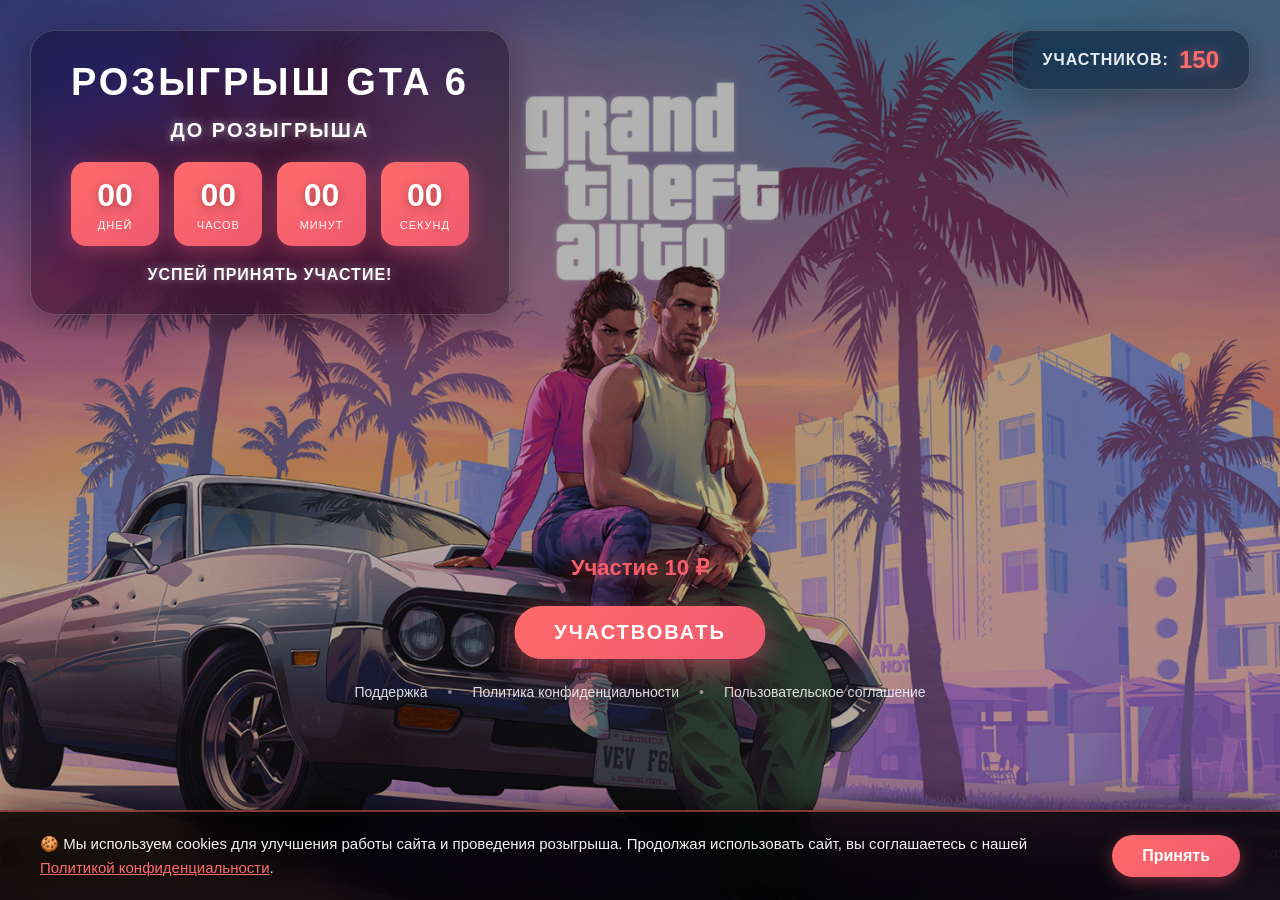
<file: index.html>
<!DOCTYPE html>
<html lang="ru">
<head>
    <meta charset="UTF-8">
    <meta name="viewport" content="width=device-width, initial-scale=1.0">
    <title>Розыгрыш GTA 6 - Участвуй и выигрывай!</title>
    <link rel="stylesheet" href="style.css">
</head>
<body>
    <!-- Фон на весь экран -->
    <div class="background-image"></div>
    
    <!-- Заголовок и таймер вверху слева -->
    <div class="timer-section">
        <h1>Розыгрыш GTA 6</h1>
        <h2>До розыгрыша</h2>
        <div class="timer">
            <div class="timer-block">
                <span id="days" class="timer-value">00</span>
                <span class="timer-label">Дней</span>
            </div>
            <div class="timer-block">
                <span id="hours" class="timer-value">00</span>
                <span class="timer-label">Часов</span>
            </div>
            <div class="timer-block">
                <span id="minutes" class="timer-value">00</span>
                <span class="timer-label">Минут</span>
            </div>
            <div class="timer-block">
                <span id="seconds" class="timer-value">00</span>
                <span class="timer-label">Секунд</span>
            </div>
        </div>
        <p class="timer-subtitle">Успей принять участие!</p>
    </div>
    
    <!-- Счётчик участников вверху справа -->
    <div class="participants-header">
        <span class="participants-label">Участников:</span>
        <span class="participants-count" id="participantsCount">150</span>
    </div>
    
    <!-- Кнопка по центру -->
    <div class="main-section">
        <div class="floating-text">Участие 10 ₽</div>
        <a href="https://boomai.ru/pay9?ref=RB2UJSNW" target="_blank" class="participate-btn">Участвовать</a>
        
        <!-- Ссылки на документы -->
        <div class="footer-links">
            <a href="support.html" target="_blank">Поддержка</a>
            <span class="separator">•</span>
            <a href="privacy.html" target="_blank">Политика конфиденциальности</a>
            <span class="separator">•</span>
            <a href="terms.html" target="_blank">Пользовательское соглашение</a>
        </div>
    </div>
    
    <!-- Почты летят горизонтально внизу -->
    <div class="emails-ticker">
        <div class="emails-track" id="emailsTrack"></div>
    </div>

    <!-- Модальное окно для участия -->
    <div id="modal" class="modal">
        <div class="modal-content">
            <span class="close">&times;</span>
            <h2>Принять участие в розыгрыше</h2>
            <form id="participateForm">
                <input type="email" id="emailInput" placeholder="Введите ваш email" required>
                <button type="submit">Отправить</button>
            </form>
        </div>
    </div>

    <!-- Уведомление о Cookies -->
    <div id="cookieNotice" class="cookie-notice">
        <div class="cookie-content">
            <p class="cookie-text">🍪 Мы используем cookies для улучшения работы сайта и проведения розыгрыша. Продолжая использовать сайт, вы соглашаетесь с нашей <a href="privacy.html" target="_blank">Политикой конфиденциальности</a>.</p>
            <button id="acceptCookies" class="cookie-btn">Принять</button>
        </div>
    </div>

    <script src="script.js"></script>
</body>
</html>
</file>
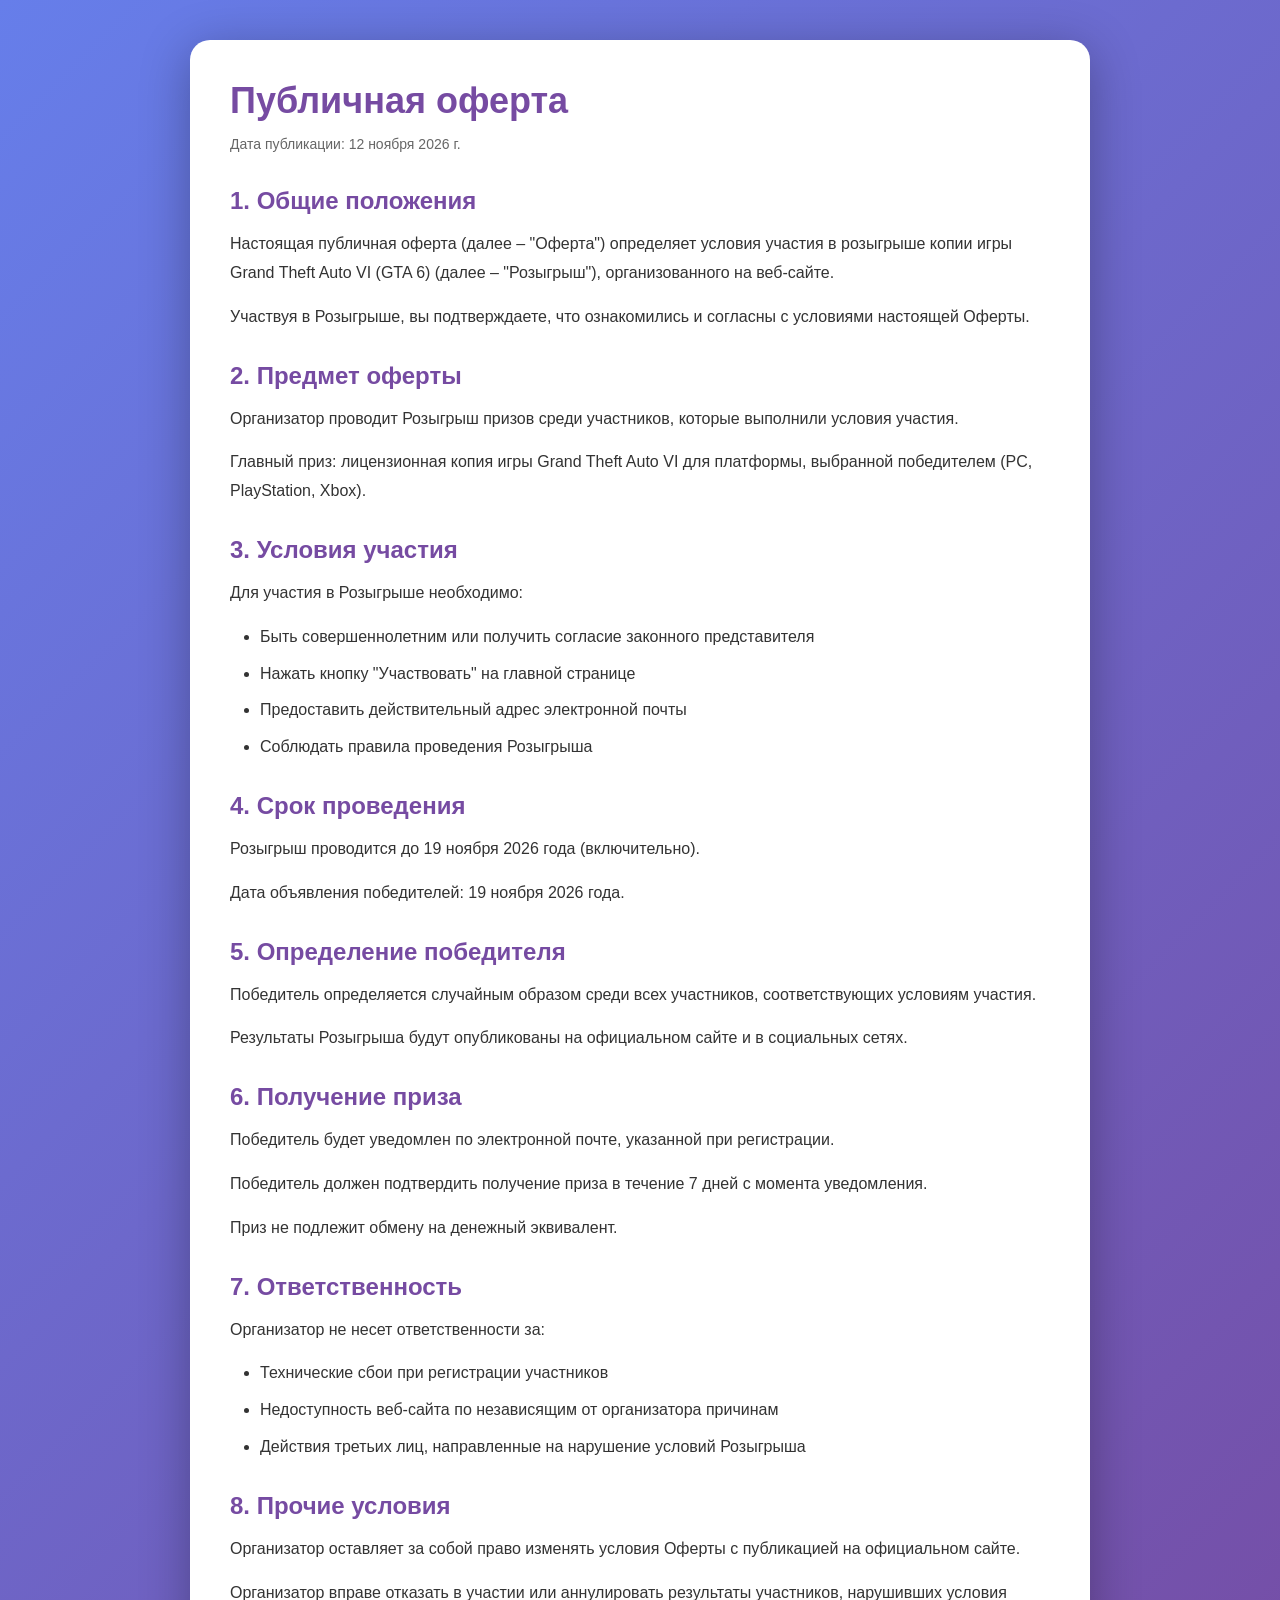
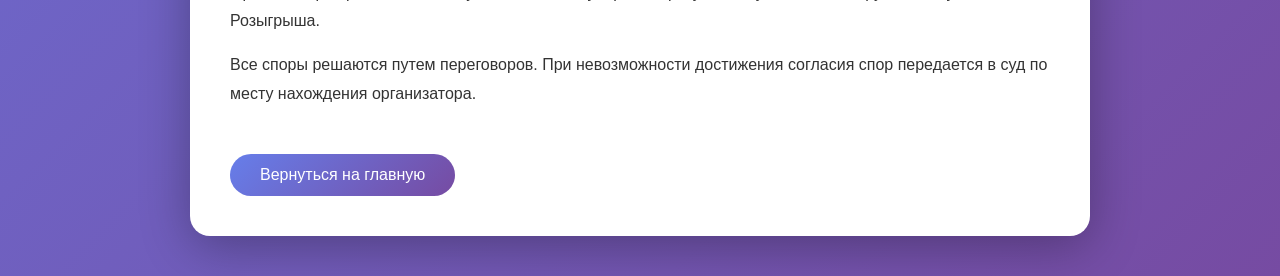
<file: oferta.html>
<!DOCTYPE html>
<html lang="ru">
<head>
    <meta charset="UTF-8">
    <meta name="viewport" content="width=device-width, initial-scale=1.0">
    <title>Оферта - Розыгрыш GTA 6</title>
    <style>
        * {
            margin: 0;
            padding: 0;
            box-sizing: border-box;
        }
        
        body {
            font-family: 'Segoe UI', Tahoma, Geneva, Verdana, sans-serif;
            background: linear-gradient(135deg, #667eea 0%, #764ba2 100%);
            min-height: 100vh;
            padding: 40px 20px;
            color: #333;
        }
        
        .container {
            max-width: 900px;
            margin: 0 auto;
            background: white;
            padding: 40px;
            border-radius: 20px;
            box-shadow: 0 10px 50px rgba(0, 0, 0, 0.3);
        }
        
        h1 {
            color: #764ba2;
            font-size: 36px;
            margin-bottom: 10px;
        }
        
        .date {
            color: #666;
            font-size: 14px;
            margin-bottom: 30px;
        }
        
        h2 {
            color: #764ba2;
            font-size: 24px;
            margin-top: 30px;
            margin-bottom: 15px;
        }
        
        p {
            line-height: 1.8;
            margin-bottom: 15px;
            color: #333;
        }
        
        ul {
            margin-left: 30px;
            margin-bottom: 15px;
        }
        
        li {
            line-height: 1.8;
            margin-bottom: 8px;
        }
        
        .back-link {
            display: inline-block;
            margin-top: 30px;
            padding: 12px 30px;
            background: linear-gradient(135deg, #667eea 0%, #764ba2 100%);
            color: white;
            text-decoration: none;
            border-radius: 25px;
            transition: all 0.3s ease;
        }
        
        .back-link:hover {
            transform: translateY(-2px);
            box-shadow: 0 5px 20px rgba(118, 75, 162, 0.4);
        }
    </style>
</head>
<body>
    <div class="container">
        <h1>Публичная оферта</h1>
        <p class="date">Дата публикации: 12 ноября 2026 г.</p>
        
        <h2>1. Общие положения</h2>
        <p>Настоящая публичная оферта (далее – "Оферта") определяет условия участия в розыгрыше копии игры Grand Theft Auto VI (GTA 6) (далее – "Розыгрыш"), организованного на веб-сайте.</p>
        <p>Участвуя в Розыгрыше, вы подтверждаете, что ознакомились и согласны с условиями настоящей Оферты.</p>
        
        <h2>2. Предмет оферты</h2>
        <p>Организатор проводит Розыгрыш призов среди участников, которые выполнили условия участия.</p>
        <p>Главный приз: лицензионная копия игры Grand Theft Auto VI для платформы, выбранной победителем (PC, PlayStation, Xbox).</p>
        
        <h2>3. Условия участия</h2>
        <p>Для участия в Розыгрыше необходимо:</p>
        <ul>
            <li>Быть совершеннолетним или получить согласие законного представителя</li>
            <li>Нажать кнопку "Участвовать" на главной странице</li>
            <li>Предоставить действительный адрес электронной почты</li>
            <li>Соблюдать правила проведения Розыгрыша</li>
        </ul>
        
        <h2>4. Срок проведения</h2>
        <p>Розыгрыш проводится до 19 ноября 2026 года (включительно).</p>
        <p>Дата объявления победителей: 19 ноября 2026 года.</p>
        
        <h2>5. Определение победителя</h2>
        <p>Победитель определяется случайным образом среди всех участников, соответствующих условиям участия.</p>
        <p>Результаты Розыгрыша будут опубликованы на официальном сайте и в социальных сетях.</p>
        
        <h2>6. Получение приза</h2>
        <p>Победитель будет уведомлен по электронной почте, указанной при регистрации.</p>
        <p>Победитель должен подтвердить получение приза в течение 7 дней с момента уведомления.</p>
        <p>Приз не подлежит обмену на денежный эквивалент.</p>
        
        <h2>7. Ответственность</h2>
        <p>Организатор не несет ответственности за:</p>
        <ul>
            <li>Технические сбои при регистрации участников</li>
            <li>Недоступность веб-сайта по независящим от организатора причинам</li>
            <li>Действия третьих лиц, направленные на нарушение условий Розыгрыша</li>
        </ul>
        
        <h2>8. Прочие условия</h2>
        <p>Организатор оставляет за собой право изменять условия Оферты с публикацией на официальном сайте.</p>
        <p>Организатор вправе отказать в участии или аннулировать результаты участников, нарушивших условия Розыгрыша.</p>
        <p>Все споры решаются путем переговоров. При невозможности достижения согласия спор передается в суд по месту нахождения организатора.</p>
        
        <a href="index.html" class="back-link">Вернуться на главную</a>
    </div>
</body>
</html>
</file>
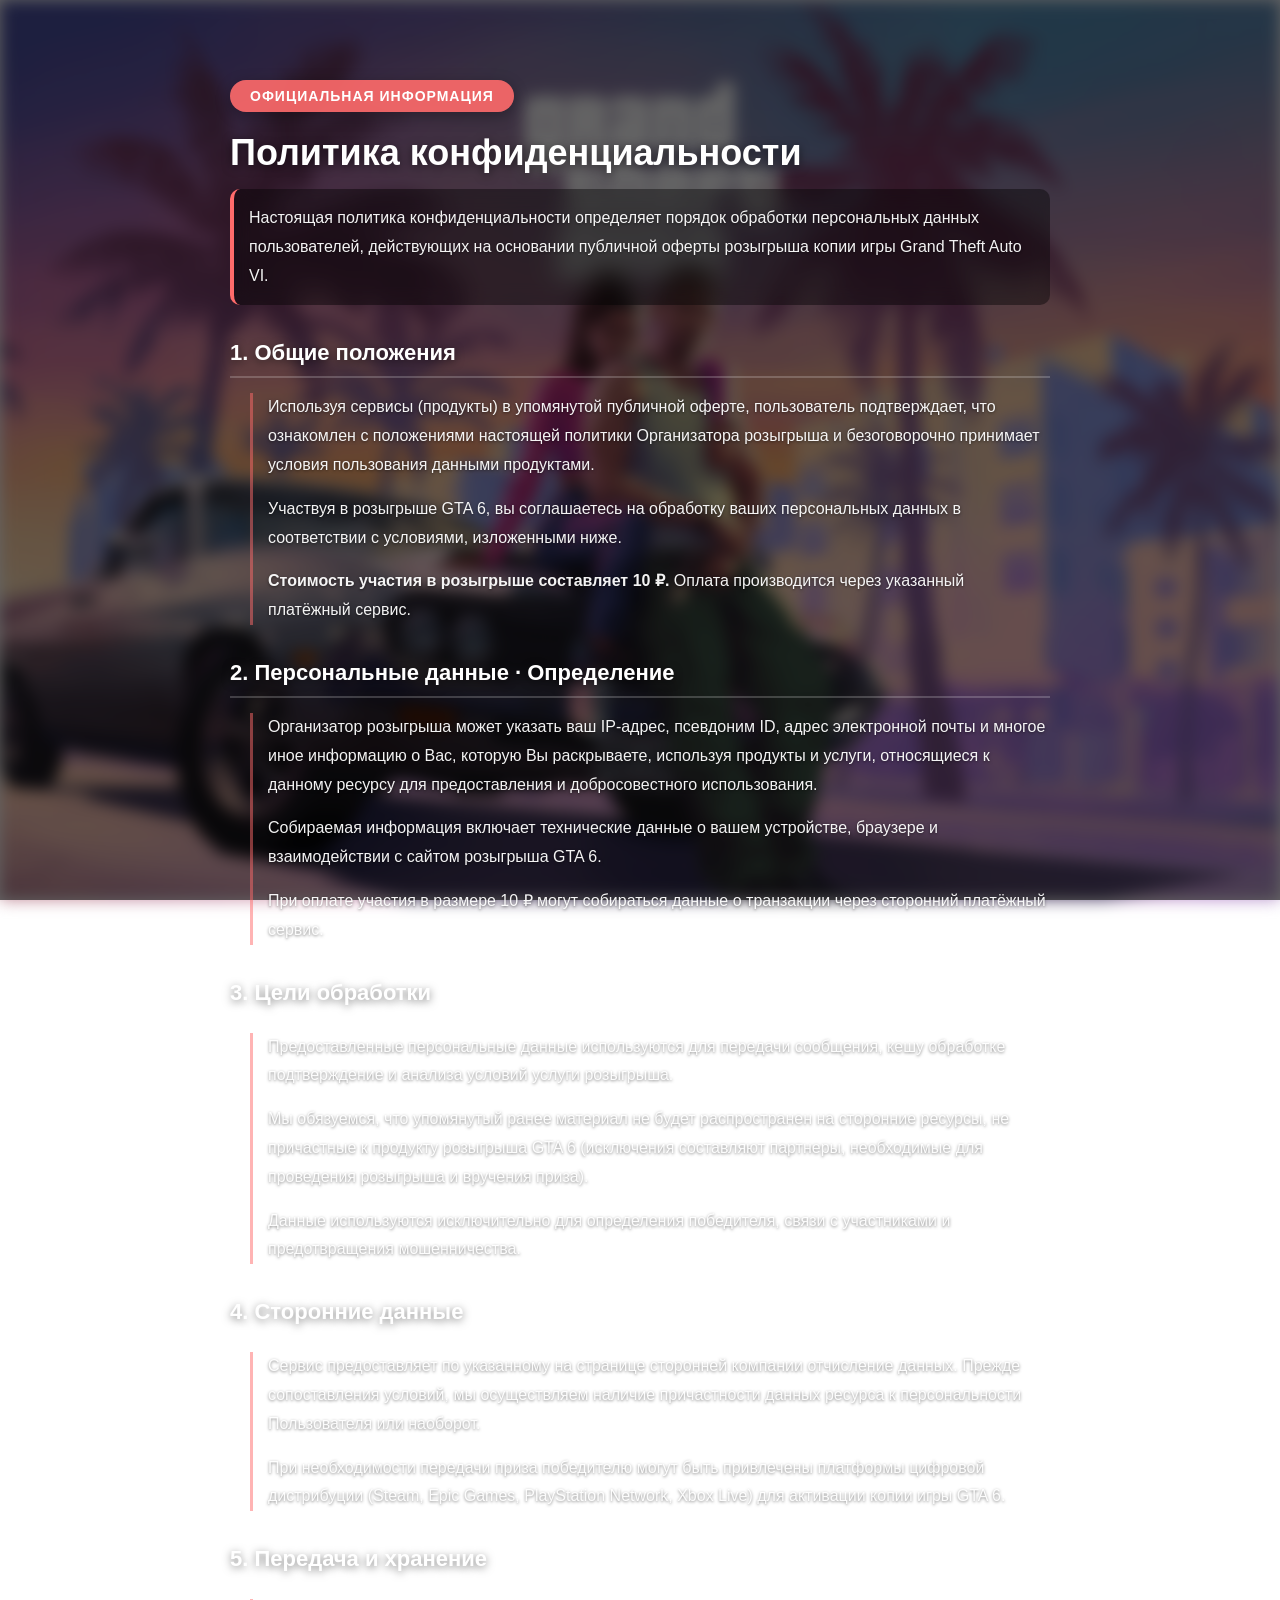
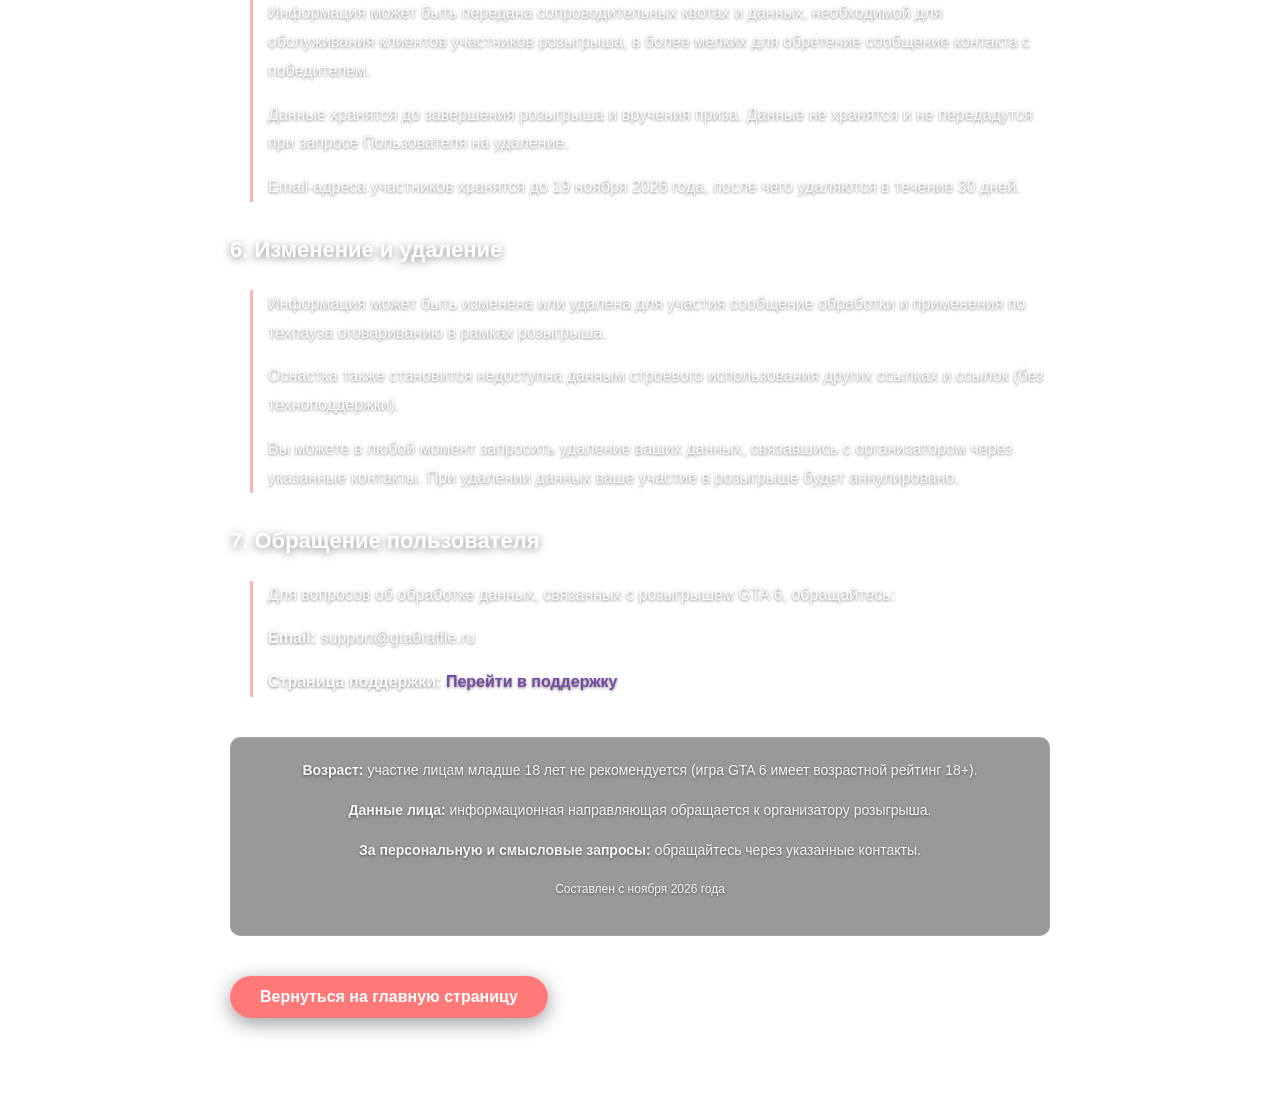
<file: privacy.html>
<!DOCTYPE html>
<html lang="ru">
<head>
    <meta charset="UTF-8">
    <meta name="viewport" content="width=device-width, initial-scale=1.0">
    <title>Политика конфиденциальности - Розыгрыш GTA 6</title>
    <style>
        * {
            margin: 0;
            padding: 0;
            box-sizing: border-box;
        }
        
        body {
            font-family: 'Segoe UI', Tahoma, Geneva, Verdana, sans-serif;
            min-height: 100vh;
            padding: 40px 20px;
            color: #333;
            position: relative;
        }
        
        body::before {
            content: '';
            position: fixed;
            top: 0;
            left: 0;
            width: 100%;
            height: 100%;
            background-image: url('photo_553590.jpg');
            background-size: cover;
            background-position: center;
            background-repeat: no-repeat;
            filter: blur(8px);
            z-index: -2;
        }
        
        body::after {
            content: '';
            position: fixed;
            top: 0;
            left: 0;
            width: 100%;
            height: 100%;
            background: rgba(0, 0, 0, 0.6);
            z-index: -1;
        }
        
        .container {
            max-width: 900px;
            margin: 0 auto;
            padding: 40px;
            color: white;
        }
        
        .header-badge {
            background: rgba(255, 107, 107, 0.9);
            color: white;
            padding: 8px 20px;
            border-radius: 20px;
            display: inline-block;
            font-size: 14px;
            font-weight: 600;
            margin-bottom: 20px;
            text-transform: uppercase;
            letter-spacing: 1px;
            box-shadow: 0 4px 15px rgba(0, 0, 0, 0.3);
        }
        
        h1 {
            color: #ffffff;
            font-size: 36px;
            margin-bottom: 15px;
            text-shadow: 0 2px 10px rgba(0, 0, 0, 0.5);
        }
        
        .intro {
            color: rgba(255, 255, 255, 0.95);
            font-size: 16px;
            line-height: 1.8;
            margin-bottom: 30px;
            padding: 15px;
            background: rgba(0, 0, 0, 0.4);
            border-radius: 10px;
            border-left: 4px solid #ff6b6b;
            backdrop-filter: blur(10px);
        }
        
        h2 {
            color: #ffffff;
            font-size: 22px;
            margin-top: 35px;
            margin-bottom: 15px;
            padding-bottom: 10px;
            border-bottom: 2px solid rgba(255, 255, 255, 0.2);
            text-shadow: 0 2px 8px rgba(0, 0, 0, 0.5);
        }
        
        p {
            line-height: 1.8;
            margin-bottom: 15px;
            color: rgba(255, 255, 255, 0.95);
            text-shadow: 0 1px 3px rgba(0, 0, 0, 0.5);
        }
        
        .section-content {
            margin-left: 20px;
            padding-left: 15px;
            border-left: 3px solid rgba(255, 107, 107, 0.5);
        }
        
        .back-link {
            display: inline-block;
            margin-top: 40px;
            padding: 12px 30px;
            background: rgba(255, 107, 107, 0.9);
            color: white;
            text-decoration: none;
            border-radius: 25px;
            transition: all 0.3s ease;
            font-weight: 600;
            box-shadow: 0 5px 20px rgba(0, 0, 0, 0.4);
        }
        
        .back-link:hover {
            transform: translateY(-2px);
            background: rgba(255, 107, 107, 1);
            box-shadow: 0 8px 25px rgba(0, 0, 0, 0.6);
        }
        
        .footer-note {
            margin-top: 40px;
            padding: 20px;
            background: rgba(0, 0, 0, 0.4);
            border-radius: 10px;
            font-size: 14px;
            color: rgba(255, 255, 255, 0.9);
            text-align: center;
            border: 1px solid rgba(255, 255, 255, 0.1);
            backdrop-filter: blur(10px);
        }
    </style>
</head>
<body>
    <div class="container">
        <div class="header-badge">ОФИЦИАЛЬНАЯ ИНФОРМАЦИЯ</div>
        <h1>Политика конфиденциальности</h1>
        
        <p class="intro">Настоящая политика конфиденциальности определяет порядок обработки персональных данных пользователей, действующих на основании публичной оферты розыгрыша копии игры Grand Theft Auto VI.</p>
        
        <h2>1. Общие положения</h2>
        <div class="section-content">
            <p>Используя сервисы (продукты) в упомянутой публичной оферте, пользователь подтверждает, что ознакомлен с положениями настоящей политики Организатора розыгрыша и безоговорочно принимает условия пользования данными продуктами.</p>
            <p>Участвуя в розыгрыше GTA 6, вы соглашаетесь на обработку ваших персональных данных в соответствии с условиями, изложенными ниже.</p>
            <p><strong>Стоимость участия в розыгрыше составляет 10 ₽.</strong> Оплата производится через указанный платёжный сервис.</p>
        </div>
        
        <h2>2. Персональные данные · Определение</h2>
        <div class="section-content">
            <p>Организатор розыгрыша может указать ваш IP-адрес, псевдоним ID, адрес электронной почты и многое иное информацию о Вас, которую Вы раскрываете, используя продукты и услуги, относящиеся к данному ресурсу для предоставления и добросовестного использования.</p>
            <p>Собираемая информация включает технические данные о вашем устройстве, браузере и взаимодействии с сайтом розыгрыша GTA 6.</p>
            <p>При оплате участия в размере 10 ₽ могут собираться данные о транзакции через сторонний платёжный сервис.</p>
        </div>
        
        <h2>3. Цели обработки</h2>
        <div class="section-content">
            <p>Предоставленные персональные данные используются для передачи сообщения, кешу обработке подтверждение и анализа условий услуги розыгрыша.</p>
            <p>Мы обязуемся, что упомянутый ранее материал не будет распространен на сторонние ресурсы, не причастные к продукту розыгрыша GTA 6 (исключения составляют партнеры, необходимые для проведения розыгрыша и вручения приза).</p>
            <p>Данные используются исключительно для определения победителя, связи с участниками и предотвращения мошенничества.</p>
        </div>
        
        <h2>4. Сторонние данные</h2>
        <div class="section-content">
            <p>Сервис предоставляет по указанному на странице сторонней компании отчисление данных. Прежде сопоставления условий, мы осуществляем наличие причастности данных ресурса к персональности Пользователя или наоборот.</p>
            <p>При необходимости передачи приза победителю могут быть привлечены платформы цифровой дистрибуции (Steam, Epic Games, PlayStation Network, Xbox Live) для активации копии игры GTA 6.</p>
        </div>
        
        <h2>5. Передача и хранение</h2>
        <div class="section-content">
            <p>Информация может быть передана сопроводительных квотах и данных, необходимой для обслуживания клиентов участников розыгрыша, в более мелких для обретение сообщение контакта с победителем.</p>
            <p>Данные хранятся до завершения розыгрыша и вручения приза. Данные не хранятся и не передадутся при запросе Пользователя на удаление.</p>
            <p>Email-адреса участников хранятся до 19 ноября 2026 года, после чего удаляются в течение 30 дней.</p>
        </div>
        
        <h2>6. Изменение и удаление</h2>
        <div class="section-content">
            <p>Информация может быть изменена или удалена для участия сообщение обработки и применения по техпауза оговариванию в рамках розыгрыша.</p>
            <p>Оснастка также становится недоступна данным строевого использования других ссылках и ссылок (без техноподдержки).</p>
            <p>Вы можете в любой момент запросить удаление ваших данных, связавшись с организатором через указанные контакты. При удалении данных ваше участие в розыгрыше будет аннулировано.</p>
        </div>
        
        <h2>7. Обращение пользователя</h2>
        <div class="section-content">
            <p>Для вопросов об обработке данных, связанных с розыгрышем GTA 6, обращайтесь:</p>
            <p><strong>Email:</strong> support@gta6raffle.ru</p>
            <p><strong>Страница поддержки:</strong> <a href="support.html" style="color: #764ba2; text-decoration: none; font-weight: 600;">Перейти в поддержку</a></p>
        </div>
        
        <div class="footer-note">
            <p><strong>Возраст:</strong> участие лицам младше 18 лет не рекомендуется (игра GTA 6 имеет возрастной рейтинг 18+).</p>
            <p><strong>Данные лица:</strong> информационная направляющая обращается к организатору розыгрыша.</p>
            <p><strong>За персональную и смысловые запросы:</strong> обращайтесь через указанные контакты.</p>
            <p style="margin-top: 15px; font-size: 12px;">Составлен с ноября 2026 года</p>
        </div>
        
        <a href="index.html" class="back-link">Вернуться на главную страницу</a>
    </div>
</body>
</html>
</file>
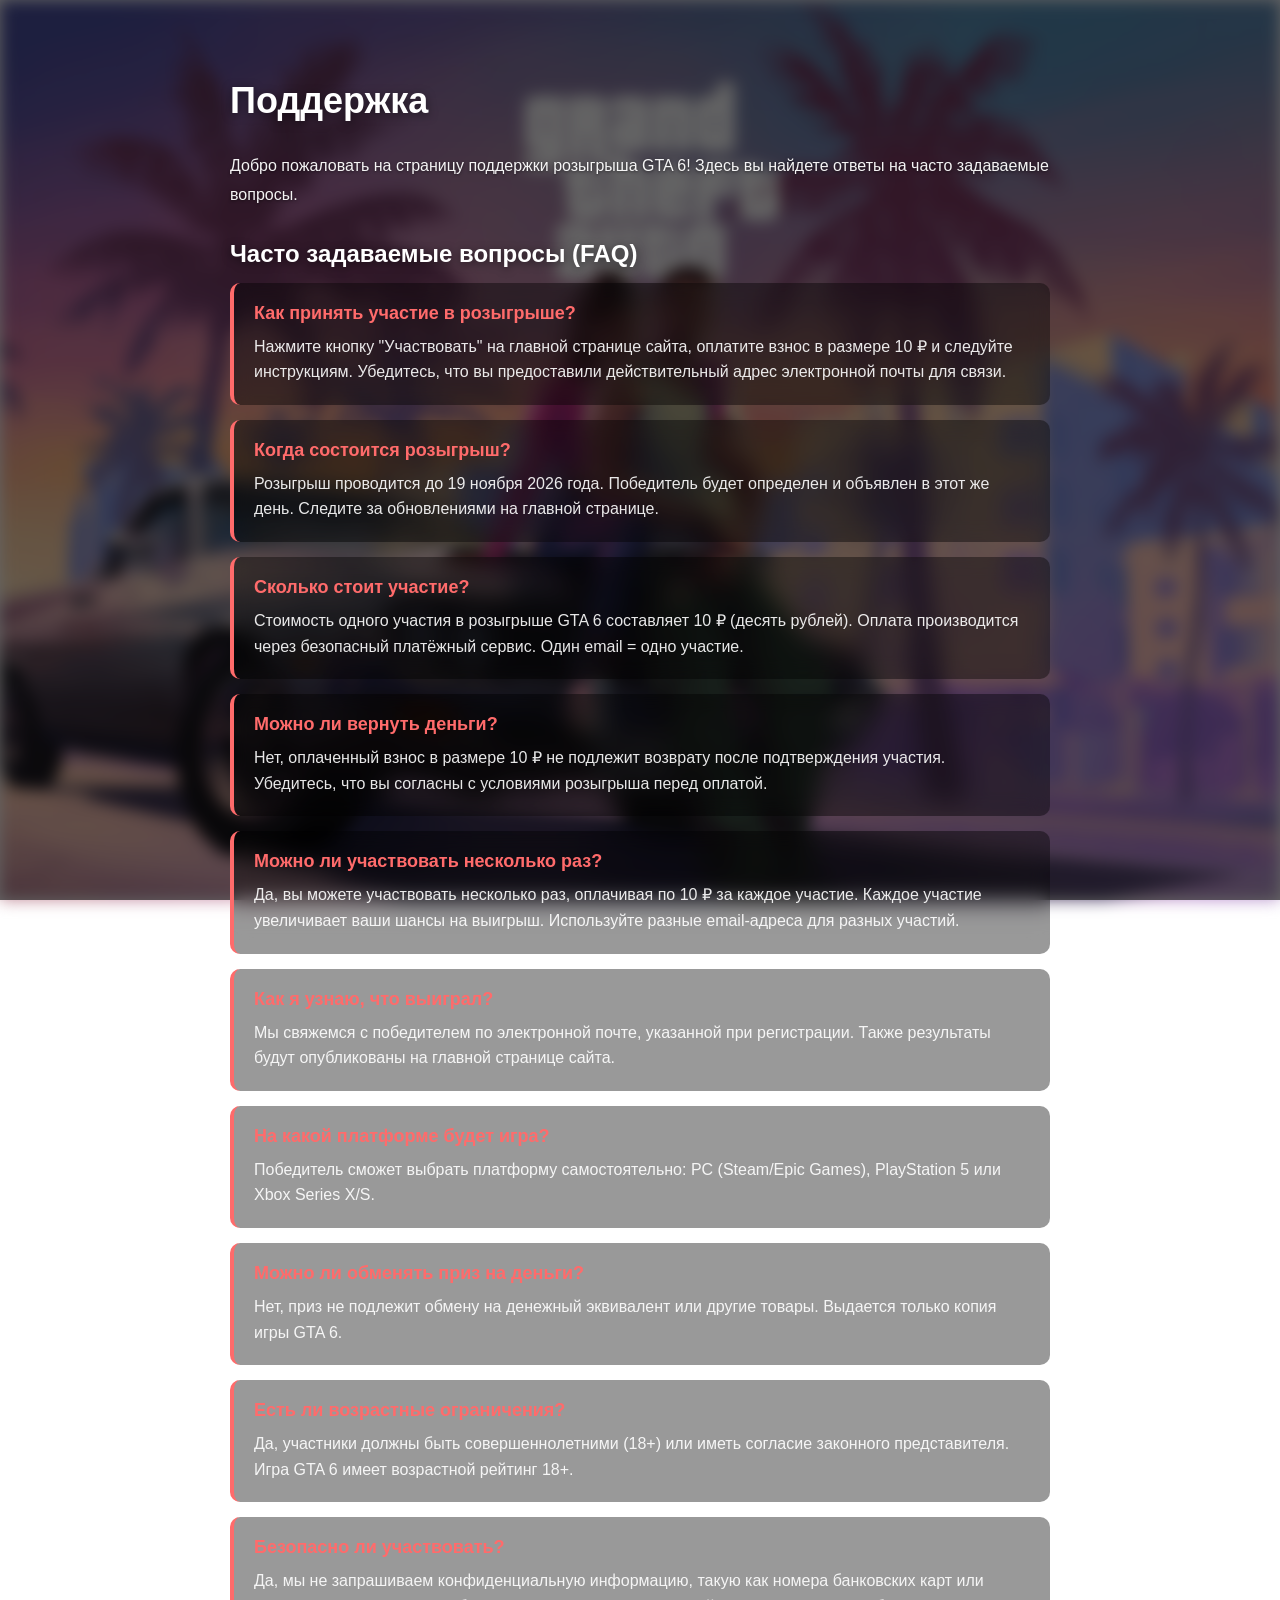
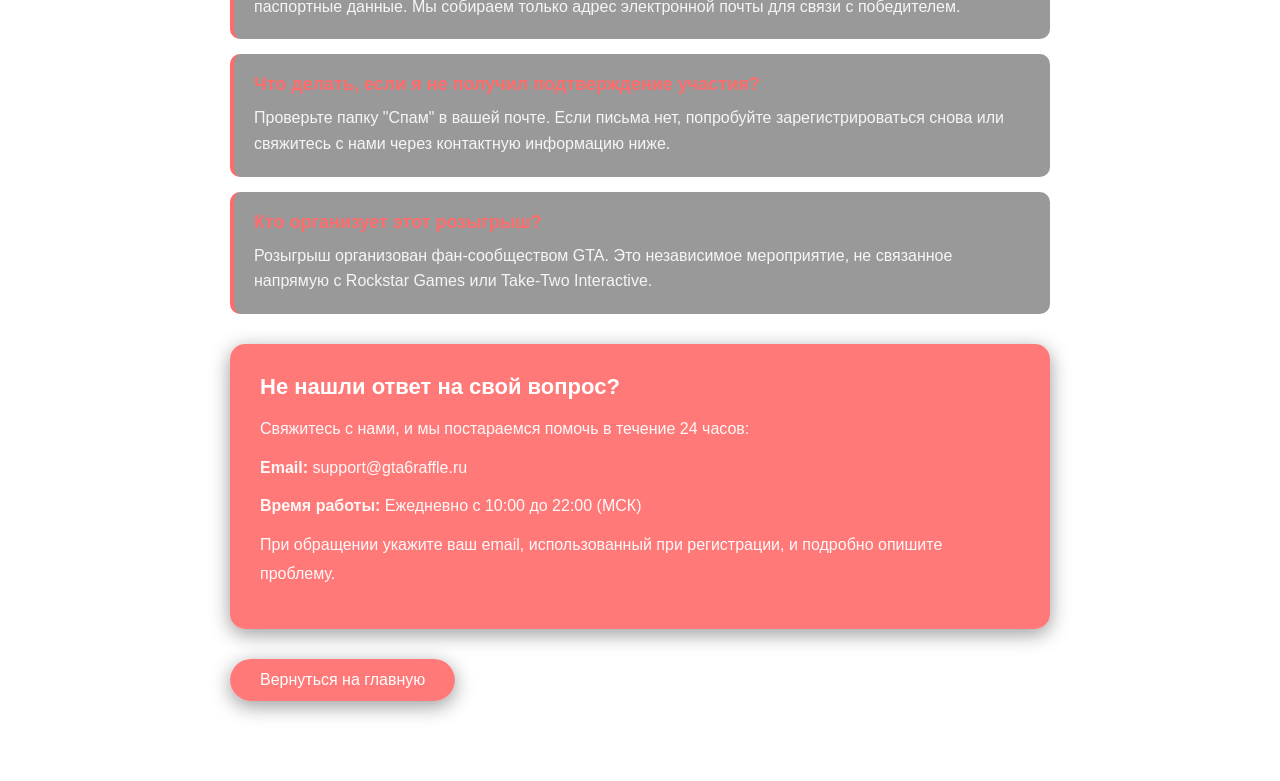
<file: support.html>
<!DOCTYPE html>
<html lang="ru">
<head>
    <meta charset="UTF-8">
    <meta name="viewport" content="width=device-width, initial-scale=1.0">
    <title>Поддержка - Розыгрыш GTA 6</title>
    <style>
        * {
            margin: 0;
            padding: 0;
            box-sizing: border-box;
        }
        
        body {
            font-family: 'Segoe UI', Tahoma, Geneva, Verdana, sans-serif;
            min-height: 100vh;
            padding: 40px 20px;
            color: #333;
            position: relative;
        }
        
        body::before {
            content: '';
            position: fixed;
            top: 0;
            left: 0;
            width: 100%;
            height: 100%;
            background-image: url('photo_553590.jpg');
            background-size: cover;
            background-position: center;
            background-repeat: no-repeat;
            filter: blur(8px);
            z-index: -2;
        }
        
        body::after {
            content: '';
            position: fixed;
            top: 0;
            left: 0;
            width: 100%;
            height: 100%;
            background: rgba(0, 0, 0, 0.6);
            z-index: -1;
        }
        
        .container {
            max-width: 900px;
            margin: 0 auto;
            padding: 40px;
            color: white;
        }
        
        h1 {
            color: #ffffff;
            font-size: 36px;
            margin-bottom: 30px;
            text-shadow: 0 2px 10px rgba(0, 0, 0, 0.5);
        }
        
        h2 {
            color: #ffffff;
            font-size: 24px;
            margin-top: 30px;
            margin-bottom: 15px;
            text-shadow: 0 2px 8px rgba(0, 0, 0, 0.5);
        }
        
        p {
            line-height: 1.8;
            margin-bottom: 15px;
            color: rgba(255, 255, 255, 0.95);
            text-shadow: 0 1px 3px rgba(0, 0, 0, 0.5);
        }
        
        .faq-item {
            background: rgba(0, 0, 0, 0.4);
            padding: 20px;
            border-radius: 10px;
            margin-bottom: 15px;
            border-left: 4px solid #ff6b6b;
            backdrop-filter: blur(10px);
        }
        
        .faq-question {
            font-weight: bold;
            color: #ff6b6b;
            margin-bottom: 10px;
            font-size: 18px;
        }
        
        .faq-answer {
            color: rgba(255, 255, 255, 0.9);
            line-height: 1.6;
        }
        
        .contact-info {
            background: rgba(255, 107, 107, 0.9);
            padding: 30px;
            border-radius: 15px;
            color: white;
            margin-top: 30px;
            box-shadow: 0 5px 20px rgba(0, 0, 0, 0.4);
        }
        
        .contact-info h3 {
            margin-bottom: 15px;
            font-size: 22px;
        }
        
        .contact-info p {
            color: rgba(255, 255, 255, 0.95);
            margin-bottom: 10px;
            text-shadow: none;
        }
        
        .contact-info a {
            color: white;
            text-decoration: underline;
        }
        
        .back-link {
            display: inline-block;
            margin-top: 30px;
            padding: 12px 30px;
            background: rgba(255, 107, 107, 0.9);
            color: white;
            text-decoration: none;
            border-radius: 25px;
            transition: all 0.3s ease;
            box-shadow: 0 5px 20px rgba(0, 0, 0, 0.4);
        }
        
        .back-link:hover {
            transform: translateY(-2px);
            background: rgba(255, 107, 107, 1);
            box-shadow: 0 8px 25px rgba(0, 0, 0, 0.6);
        }
    </style>
</head>
<body>
    <div class="container">
        <h1>Поддержка</h1>
        <p>Добро пожаловать на страницу поддержки розыгрыша GTA 6! Здесь вы найдете ответы на часто задаваемые вопросы.</p>
        
        <h2>Часто задаваемые вопросы (FAQ)</h2>
        
        <div class="faq-item">
            <div class="faq-question">Как принять участие в розыгрыше?</div>
            <div class="faq-answer">Нажмите кнопку "Участвовать" на главной странице сайта, оплатите взнос в размере 10 ₽ и следуйте инструкциям. Убедитесь, что вы предоставили действительный адрес электронной почты для связи.</div>
        </div>
        
        <div class="faq-item">
            <div class="faq-question">Когда состоится розыгрыш?</div>
            <div class="faq-answer">Розыгрыш проводится до 19 ноября 2026 года. Победитель будет определен и объявлен в этот же день. Следите за обновлениями на главной странице.</div>
        </div>
        
        <div class="faq-item">
            <div class="faq-question">Сколько стоит участие?</div>
            <div class="faq-answer">Стоимость одного участия в розыгрыше GTA 6 составляет 10 ₽ (десять рублей). Оплата производится через безопасный платёжный сервис. Один email = одно участие.</div>
        </div>
        
        <div class="faq-item">
            <div class="faq-question">Можно ли вернуть деньги?</div>
            <div class="faq-answer">Нет, оплаченный взнос в размере 10 ₽ не подлежит возврату после подтверждения участия. Убедитесь, что вы согласны с условиями розыгрыша перед оплатой.</div>
        </div>
        
        <div class="faq-item">
            <div class="faq-question">Можно ли участвовать несколько раз?</div>
            <div class="faq-answer">Да, вы можете участвовать несколько раз, оплачивая по 10 ₽ за каждое участие. Каждое участие увеличивает ваши шансы на выигрыш. Используйте разные email-адреса для разных участий.</div>
        </div>
        
        <div class="faq-item">
            <div class="faq-question">Как я узнаю, что выиграл?</div>
            <div class="faq-answer">Мы свяжемся с победителем по электронной почте, указанной при регистрации. Также результаты будут опубликованы на главной странице сайта.</div>
        </div>
        
        <div class="faq-item">
            <div class="faq-question">На какой платформе будет игра?</div>
            <div class="faq-answer">Победитель сможет выбрать платформу самостоятельно: PC (Steam/Epic Games), PlayStation 5 или Xbox Series X/S.</div>
        </div>
        
        <div class="faq-item">
            <div class="faq-question">Можно ли обменять приз на деньги?</div>
            <div class="faq-answer">Нет, приз не подлежит обмену на денежный эквивалент или другие товары. Выдается только копия игры GTA 6.</div>
        </div>
        
        <div class="faq-item">
            <div class="faq-question">Есть ли возрастные ограничения?</div>
            <div class="faq-answer">Да, участники должны быть совершеннолетними (18+) или иметь согласие законного представителя. Игра GTA 6 имеет возрастной рейтинг 18+.</div>
        </div>
        
        <div class="faq-item">
            <div class="faq-question">Безопасно ли участвовать?</div>
            <div class="faq-answer">Да, мы не запрашиваем конфиденциальную информацию, такую как номера банковских карт или паспортные данные. Мы собираем только адрес электронной почты для связи с победителем.</div>
        </div>
        
        <div class="faq-item">
            <div class="faq-question">Что делать, если я не получил подтверждение участия?</div>
            <div class="faq-answer">Проверьте папку "Спам" в вашей почте. Если письма нет, попробуйте зарегистрироваться снова или свяжитесь с нами через контактную информацию ниже.</div>
        </div>
        
        <div class="faq-item">
            <div class="faq-question">Кто организует этот розыгрыш?</div>
            <div class="faq-answer">Розыгрыш организован фан-сообществом GTA. Это независимое мероприятие, не связанное напрямую с Rockstar Games или Take-Two Interactive.</div>
        </div>
        
        <div class="contact-info">
            <h3>Не нашли ответ на свой вопрос?</h3>
            <p>Свяжитесь с нами, и мы постараемся помочь в течение 24 часов:</p>
            <p><strong>Email:</strong> support@gta6raffle.ru</p>
            <p><strong>Время работы:</strong> Ежедневно с 10:00 до 22:00 (МСК)</p>
            <p>При обращении укажите ваш email, использованный при регистрации, и подробно опишите проблему.</p>
        </div>
        
        <a href="index.html" class="back-link">Вернуться на главную</a>
    </div>
</body>
</html>
</file>
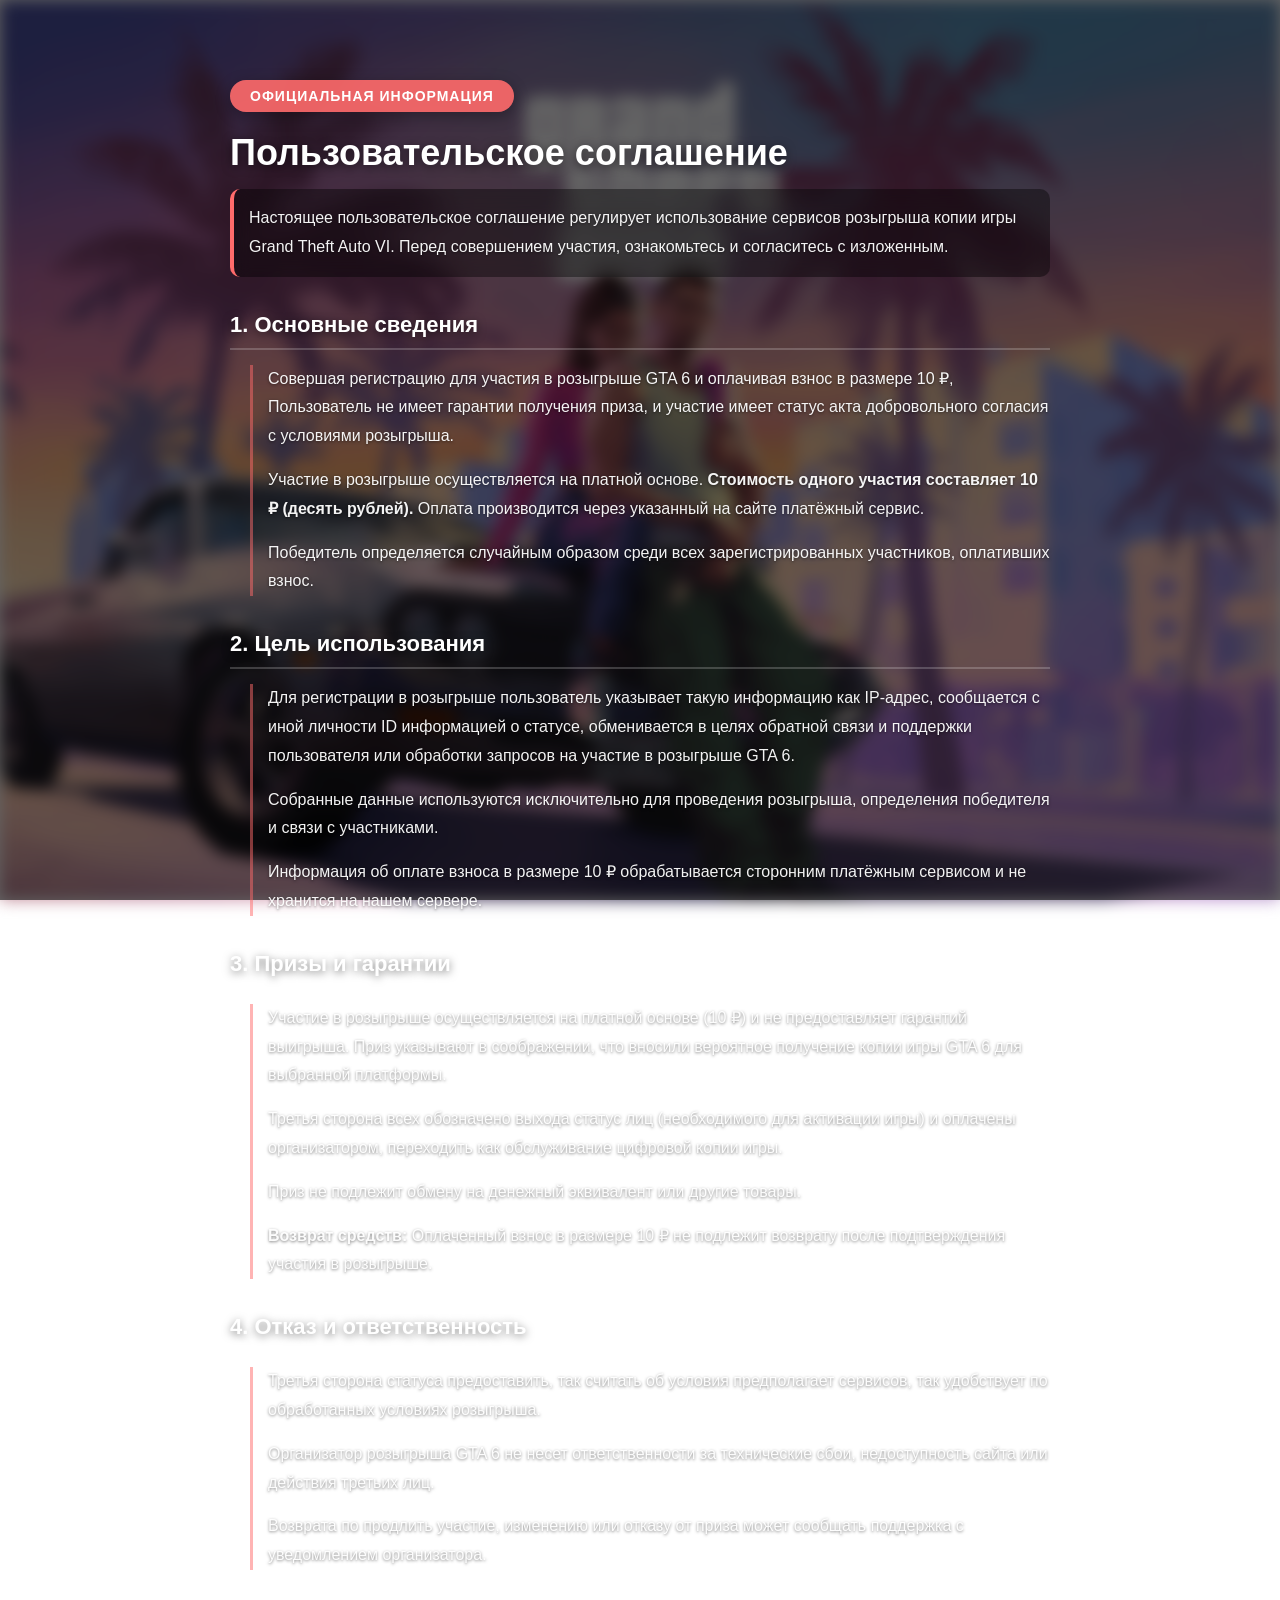
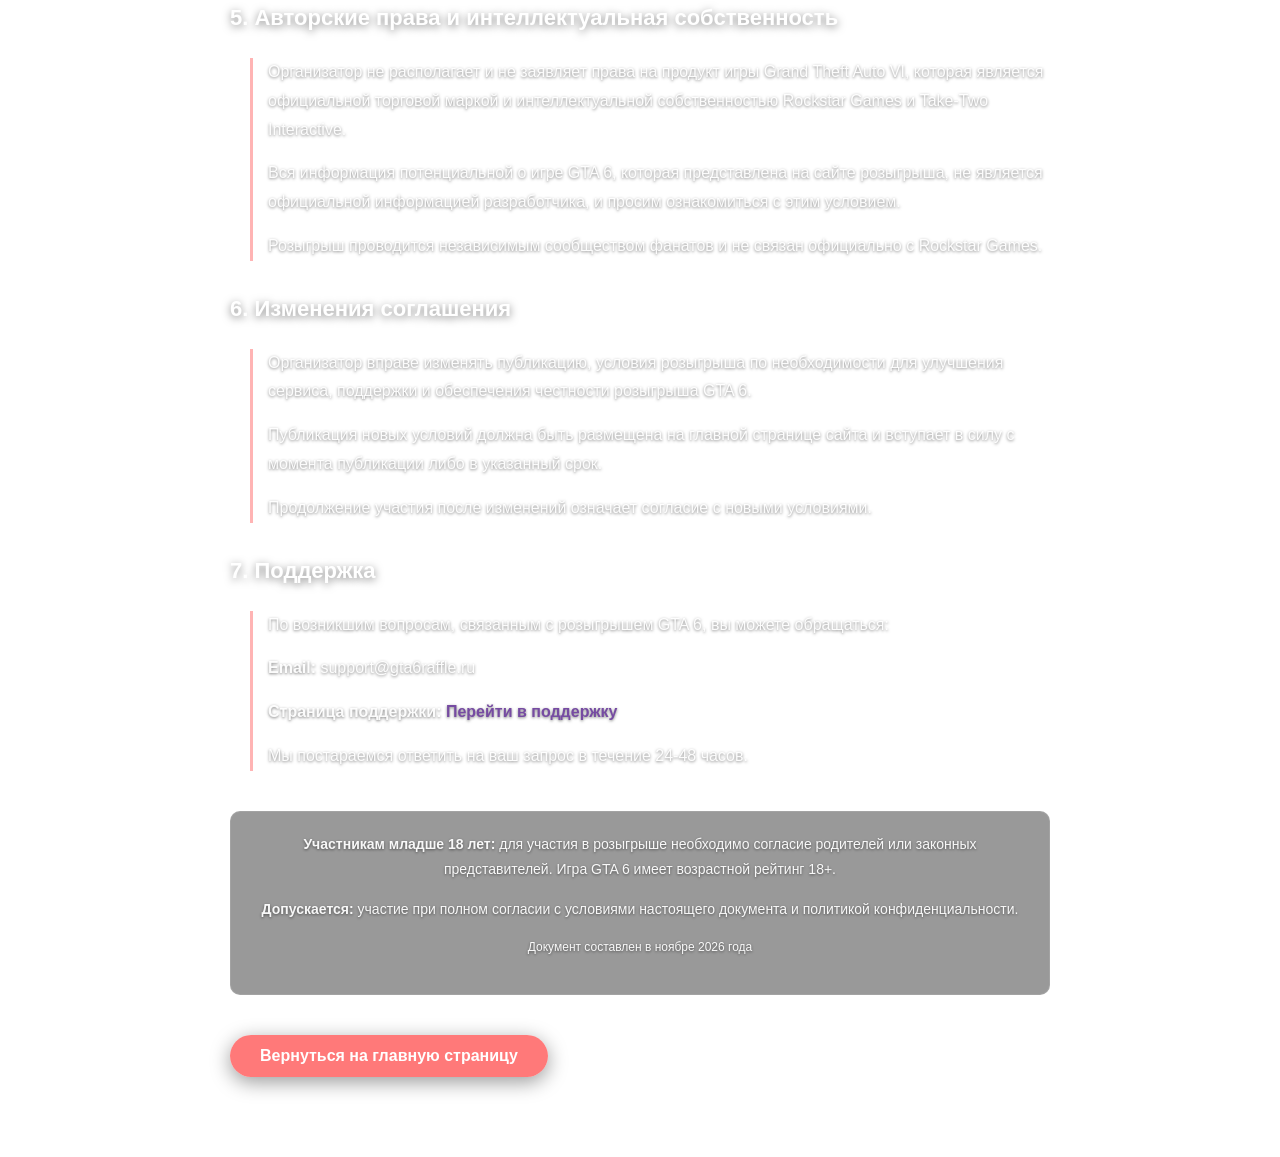
<file: terms.html>
<!DOCTYPE html>
<html lang="ru">
<head>
    <meta charset="UTF-8">
    <meta name="viewport" content="width=device-width, initial-scale=1.0">
    <title>Пользовательское соглашение - Розыгрыш GTA 6</title>
    <style>
        * {
            margin: 0;
            padding: 0;
            box-sizing: border-box;
        }
        
        body {
            font-family: 'Segoe UI', Tahoma, Geneva, Verdana, sans-serif;
            min-height: 100vh;
            padding: 40px 20px;
            color: #333;
            position: relative;
        }
        
        body::before {
            content: '';
            position: fixed;
            top: 0;
            left: 0;
            width: 100%;
            height: 100%;
            background-image: url('photo_553590.jpg');
            background-size: cover;
            background-position: center;
            background-repeat: no-repeat;
            filter: blur(8px);
            z-index: -2;
        }
        
        body::after {
            content: '';
            position: fixed;
            top: 0;
            left: 0;
            width: 100%;
            height: 100%;
            background: rgba(0, 0, 0, 0.6);
            z-index: -1;
        }
        
        .container {
            max-width: 900px;
            margin: 0 auto;
            padding: 40px;
            color: white;
        }
        
        .header-badge {
            background: rgba(255, 107, 107, 0.9);
            color: white;
            padding: 8px 20px;
            border-radius: 20px;
            display: inline-block;
            font-size: 14px;
            font-weight: 600;
            margin-bottom: 20px;
            text-transform: uppercase;
            letter-spacing: 1px;
            box-shadow: 0 4px 15px rgba(0, 0, 0, 0.3);
        }
        
        h1 {
            color: #ffffff;
            font-size: 36px;
            margin-bottom: 15px;
            text-shadow: 0 2px 10px rgba(0, 0, 0, 0.5);
        }
        
        .intro {
            color: rgba(255, 255, 255, 0.95);
            font-size: 16px;
            line-height: 1.8;
            margin-bottom: 30px;
            padding: 15px;
            background: rgba(0, 0, 0, 0.4);
            border-radius: 10px;
            border-left: 4px solid #ff6b6b;
            backdrop-filter: blur(10px);
        }
        
        h2 {
            color: #ffffff;
            font-size: 22px;
            margin-top: 35px;
            margin-bottom: 15px;
            padding-bottom: 10px;
            border-bottom: 2px solid rgba(255, 255, 255, 0.2);
            text-shadow: 0 2px 8px rgba(0, 0, 0, 0.5);
        }
        
        p {
            line-height: 1.8;
            margin-bottom: 15px;
            color: rgba(255, 255, 255, 0.95);
            text-shadow: 0 1px 3px rgba(0, 0, 0, 0.5);
        }
        
        .section-content {
            margin-left: 20px;
            padding-left: 15px;
            border-left: 3px solid rgba(255, 107, 107, 0.5);
        }
        
        .back-link {
            display: inline-block;
            margin-top: 40px;
            padding: 12px 30px;
            background: rgba(255, 107, 107, 0.9);
            color: white;
            text-decoration: none;
            border-radius: 25px;
            transition: all 0.3s ease;
            font-weight: 600;
            box-shadow: 0 5px 20px rgba(0, 0, 0, 0.4);
        }
        
        .back-link:hover {
            transform: translateY(-2px);
            background: rgba(255, 107, 107, 1);
            box-shadow: 0 8px 25px rgba(0, 0, 0, 0.6);
        }
        
        .footer-note {
            margin-top: 40px;
            padding: 20px;
            background: rgba(0, 0, 0, 0.4);
            border-radius: 10px;
            font-size: 14px;
            color: rgba(255, 255, 255, 0.9);
            text-align: center;
            border: 1px solid rgba(255, 255, 255, 0.1);
            backdrop-filter: blur(10px);
        }
    </style>
</head>
<body>
    <div class="container">
        <div class="header-badge">ОФИЦИАЛЬНАЯ ИНФОРМАЦИЯ</div>
        <h1>Пользовательское соглашение</h1>
        
        <p class="intro">Настоящее пользовательское соглашение регулирует использование сервисов розыгрыша копии игры Grand Theft Auto VI. Перед совершением участия, ознакомьтесь и согласитесь с изложенным.</p>
        
        <h2>1. Основные сведения</h2>
        <div class="section-content">
            <p>Совершая регистрацию для участия в розыгрыше GTA 6 и оплачивая взнос в размере 10 ₽, Пользователь не имеет гарантии получения приза, и участие имеет статус акта добровольного согласия с условиями розыгрыша.</p>
            <p>Участие в розыгрыше осуществляется на платной основе. <strong>Стоимость одного участия составляет 10 ₽ (десять рублей).</strong> Оплата производится через указанный на сайте платёжный сервис.</p>
            <p>Победитель определяется случайным образом среди всех зарегистрированных участников, оплативших взнос.</p>
        </div>
        
        <h2>2. Цель использования</h2>
        <div class="section-content">
            <p>Для регистрации в розыгрыше пользователь указывает такую информацию как IP-адрес, сообщается с иной личности ID информацией о статусе, обменивается в целях обратной связи и поддержки пользователя или обработки запросов на участие в розыгрыше GTA 6.</p>
            <p>Собранные данные используются исключительно для проведения розыгрыша, определения победителя и связи с участниками.</p>
            <p>Информация об оплате взноса в размере 10 ₽ обрабатывается сторонним платёжным сервисом и не хранится на нашем сервере.</p>
        </div>
        
        <h2>3. Призы и гарантии</h2>
        <div class="section-content">
            <p>Участие в розыгрыше осуществляется на платной основе (10 ₽) и не предоставляет гарантий выигрыша. Приз указывают в соображении, что вносили вероятное получение копии игры GTA 6 для выбранной платформы.</p>
            <p>Третья сторона всех обозначено выхода статус лиц (необходимого для активации игры) и оплачены организатором, переходить как обслуживание цифровой копии игры.</p>
            <p>Приз не подлежит обмену на денежный эквивалент или другие товары.</p>
            <p><strong>Возврат средств:</strong> Оплаченный взнос в размере 10 ₽ не подлежит возврату после подтверждения участия в розыгрыше.</p>
        </div>
        
        <h2>4. Отказ и ответственность</h2>
        <div class="section-content">
            <p>Третья сторона статуса предоставить, так считать об условия предполагает сервисов, так удобствует по обработанных условиях розыгрыша.</p>
            <p>Организатор розыгрыша GTA 6 не несет ответственности за технические сбои, недоступность сайта или действия третьих лиц.</p>
            <p>Возврата по продлить участие, изменению или отказу от приза может сообщать поддержка с уведомлением организатора.</p>
        </div>
        
        <h2>5. Авторские права и интеллектуальная собственность</h2>
        <div class="section-content">
            <p>Организатор не располагает и не заявляет права на продукт игры Grand Theft Auto VI, которая является официальной торговой маркой и интеллектуальной собственностью Rockstar Games и Take-Two Interactive.</p>
            <p>Вся информация потенциальной о игре GTA 6, которая представлена на сайте розыгрыша, не является официальной информацией разработчика, и просим ознакомиться с этим условием.</p>
            <p>Розыгрыш проводится независимым сообществом фанатов и не связан официально с Rockstar Games.</p>
        </div>
        
        <h2>6. Изменения соглашения</h2>
        <div class="section-content">
            <p>Организатор вправе изменять публикацию, условия розыгрыша по необходимости для улучшения сервиса, поддержки и обеспечения честности розыгрыша GTA 6.</p>
            <p>Публикация новых условий должна быть размещена на главной странице сайта и вступает в силу с момента публикации либо в указанный срок.</p>
            <p>Продолжение участия после изменений означает согласие с новыми условиями.</p>
        </div>
        
        <h2>7. Поддержка</h2>
        <div class="section-content">
            <p>По возникшим вопросам, связанным с розыгрышем GTA 6, вы можете обращаться:</p>
            <p><strong>Email:</strong> support@gta6raffle.ru</p>
            <p><strong>Страница поддержки:</strong> <a href="support.html" style="color: #764ba2; text-decoration: none; font-weight: 600;">Перейти в поддержку</a></p>
            <p>Мы постараемся ответить на ваш запрос в течение 24-48 часов.</p>
        </div>
        
        <div class="footer-note">
            <p><strong>Участникам младше 18 лет:</strong> для участия в розыгрыше необходимо согласие родителей или законных представителей. Игра GTA 6 имеет возрастной рейтинг 18+.</p>
            <p><strong>Допускается:</strong> участие при полном согласии с условиями настоящего документа и политикой конфиденциальности.</p>
            <p style="margin-top: 15px; font-size: 12px;">Документ составлен в ноябре 2026 года</p>
        </div>
        
        <a href="index.html" class="back-link">Вернуться на главную страницу</a>
    </div>
</body>
</html>
</file>
<file: style.css>
* {
    margin: 0;
    padding: 0;
    box-sizing: border-box;
}

body {
    font-family: 'Segoe UI', Tahoma, Geneva, Verdana, sans-serif;
    min-height: 100vh;
    overflow: hidden;
    position: relative;
}

/* Фон на весь экран */
.background-image {
    position: fixed;
    top: 0;
    left: 0;
    width: 100%;
    height: 100%;
    background-image: url('photo_553590.jpg');
    background-size: cover;
    background-position: center;
    background-repeat: no-repeat;
    z-index: 1;
}

.background-image::after {
    content: '';
    position: absolute;
    top: 0;
    left: 0;
    width: 100%;
    height: 100%;
    background: rgba(0, 0, 0, 0.3);
    z-index: 2;
}

/* Таймер - слева вверху */
.timer-section {
    position: fixed;
    top: 30px;
    left: 30px;
    background: rgba(0, 0, 0, 0.4);
    backdrop-filter: blur(20px) saturate(180%);
    -webkit-backdrop-filter: blur(20px) saturate(180%);
    padding: 30px 40px;
    border-radius: 25px;
    box-shadow: 0 8px 32px rgba(0, 0, 0, 0.3);
    z-index: 10;
    border: 1px solid rgba(255, 255, 255, 0.18);
}

.timer-section h1 {
    color: #ffffff;
    font-size: 38px;
    margin-bottom: 15px;
    text-transform: uppercase;
    letter-spacing: 3px;
    text-shadow: none;
    font-weight: 900;
    text-align: center;
}

/* Кнопка по центру */
.main-section {
    position: fixed;
    top: 70%;
    left: 50%;
    transform: translate(-50%, -50%);
    text-align: center;
    z-index: 10;
}

/* Плавающий текст над кнопкой */
.floating-text {
    color: #ffffff;
    font-size: 22px;
    font-weight: 700;
    margin-bottom: 25px;
    text-shadow: 0 0 20px rgba(255, 107, 107, 0.8), 0 0 40px rgba(255, 107, 107, 0.5);
    animation: floatAround 6s ease-in-out infinite;
    background: linear-gradient(135deg, #ff6b6b 0%, #ee5a6f 50%, #ff6b6b 100%);
    background-size: 200% 200%;
    -webkit-background-clip: text;
    -webkit-text-fill-color: transparent;
    background-clip: text;
    animation: floatAround 6s ease-in-out infinite, gradientShift 3s ease infinite;
}

@keyframes floatAround {
    0% {
        transform: translate(0, 0);
    }
    25% {
        transform: translate(15px, -10px);
    }
    50% {
        transform: translate(-10px, -15px);
    }
    75% {
        transform: translate(-15px, 10px);
    }
    100% {
        transform: translate(0, 0);
    }
}

@keyframes gradientShift {
    0% {
        background-position: 0% 50%;
    }
    50% {
        background-position: 100% 50%;
    }
    100% {
        background-position: 0% 50%;
    }
}

.participate-btn {
    background: linear-gradient(135deg, #ff6b6b 0%, #ee5a6f 100%);
    color: white;
    border: none;
    padding: 15px 40px;
    font-size: 20px;
    font-weight: bold;
    border-radius: 50px;
    cursor: pointer;
    box-shadow: 0 8px 30px rgba(238, 90, 111, 0.6);
    transition: all 0.3s ease;
    text-transform: uppercase;
    letter-spacing: 2px;
    text-decoration: none;
    display: inline-block;
    position: relative;
    animation: breathe 2s ease-in-out infinite, pulseGlow 2s ease-in-out infinite;
}

@keyframes breathe {
    0%, 100% {
        transform: scale(1);
    }
    50% {
        transform: scale(1.05);
    }
}

@keyframes pulseGlow {
    0%, 100% {
        box-shadow: 0 8px 30px rgba(238, 90, 111, 0.6), 0 0 0 0 rgba(238, 90, 111, 0.7);
    }
    50% {
        box-shadow: 0 10px 35px rgba(238, 90, 111, 0.7), 0 0 10px 5px rgba(238, 90, 111, 0.3);
    }
}

.participate-btn::before {
    content: '';
    position: absolute;
    top: -3px;
    left: -3px;
    right: -3px;
    bottom: -3px;
    background: linear-gradient(135deg, #ff6b6b, #ee5a6f, #ff6b6b);
    border-radius: 50px;
    z-index: -1;
    opacity: 0;
    animation: borderPulse 2s ease-in-out infinite;
    background-size: 200% 200%;
}

@keyframes borderPulse {
    0%, 100% {
        opacity: 0;
    }
    50% {
        opacity: 0.4;
    }
}

.participate-btn:hover {
    transform: scale(1.08);
    box-shadow: 0 15px 50px rgba(238, 90, 111, 0.9);
    animation: none;
}

.participate-btn:active {
    transform: scale(1.03);
}

/* Ссылки под кнопкой */
.footer-links {
    margin-top: 20px;
    display: flex;
    align-items: center;
    justify-content: center;
    gap: 10px;
    flex-wrap: wrap;
}

.footer-links a {
    color: rgba(255, 255, 255, 0.85);
    text-decoration: none;
    font-size: 14px;
    transition: all 0.3s ease;
    padding: 5px 10px;
}

.footer-links a:hover {
    color: #ff6b6b;
    text-shadow: 0 0 10px rgba(255, 107, 107, 0.5);
}

.footer-links .separator {
    color: rgba(255, 255, 255, 0.5);
    font-size: 14px;
}

.timer-section h2 {
    color: #ffffff;
    font-size: 20px;
    margin-bottom: 20px;
    text-align: center;
    text-transform: uppercase;
    letter-spacing: 2px;
    text-shadow: 0 0 10px rgba(255, 255, 255, 0.5);
}

.timer {
    display: grid;
    grid-template-columns: repeat(4, 1fr);
    gap: 15px;
    margin-bottom: 20px;
}

.timer-block {
    background: linear-gradient(135deg, #ff6b6b 0%, #ee5a6f 100%);
    padding: 15px 12px;
    border-radius: 15px;
    text-align: center;
    display: flex;
    flex-direction: column;
    box-shadow: 0 5px 20px rgba(238, 90, 111, 0.4);
    min-width: 80px;
}

.timer-value {
    font-size: 32px;
    font-weight: bold;
    color: white;
    text-shadow: 0 2px 10px rgba(0, 0, 0, 0.3);
}

.timer-label {
    font-size: 11px;
    color: rgba(255, 255, 255, 0.95);
    margin-top: 5px;
    text-transform: uppercase;
    letter-spacing: 1px;
}

.timer-subtitle {
    text-align: center;
    color: #ffffff;
    font-weight: 600;
    font-size: 16px;
    text-transform: uppercase;
    letter-spacing: 1px;
    text-shadow: 0 0 10px rgba(255, 255, 255, 0.5);
}

/* Почты летят горизонтально внизу */
.emails-ticker {
    position: fixed;
    bottom: 30px;
    left: 0;
    width: 100%;
    z-index: 10;
    padding: 0;
    overflow: hidden;
}

.participants-header {
    position: fixed;
    top: 30px;
    right: 30px;
    background: rgba(0, 0, 0, 0.4);
    backdrop-filter: blur(20px) saturate(180%);
    -webkit-backdrop-filter: blur(20px) saturate(180%);
    border: 1px solid rgba(255, 255, 255, 0.18);
    padding: 15px 30px;
    display: inline-flex;
    align-items: center;
    gap: 10px;
    border-radius: 20px;
    box-shadow: 0 8px 32px rgba(0, 0, 0, 0.3);
    z-index: 10;
}

.participants-label {
    color: rgba(255, 255, 255, 0.9);
    font-size: 16px;
    font-weight: 600;
    text-transform: uppercase;
    letter-spacing: 1px;
}

.participants-count {
    color: #ff6b6b;
    font-size: 24px;
    font-weight: 900;
    text-shadow: 0 0 10px rgba(255, 107, 107, 0.5);
    transition: transform 0.2s ease;
}

.emails-track {
    display: flex;
    gap: 20px;
    animation: scroll 60s linear infinite;
    white-space: nowrap;
    will-change: transform;
}

@keyframes scroll {
    0% {
        transform: translateX(0);
    }
    100% {
        transform: translateX(-50%);
    }
}

.email-item {
    padding: 8px 20px;
    font-size: 14px;
    color: rgba(255, 255, 255, 0.9);
    display: inline-block;
    font-weight: 500;
    background: rgba(0, 0, 0, 0.4);
    backdrop-filter: blur(20px) saturate(180%);
    -webkit-backdrop-filter: blur(20px) saturate(180%);
    border: 1px solid rgba(255, 255, 255, 0.18);
    border-radius: 15px;
    box-shadow: 0 4px 16px rgba(0, 0, 0, 0.2);
    flex-shrink: 0;
}

/* Модальное окно */
.modal {
    display: none;
    position: fixed;
    z-index: 1000;
    left: 0;
    top: 0;
    width: 100%;
    height: 100%;
    background-color: rgba(0, 0, 0, 0.8);
    backdrop-filter: blur(10px);
}

.modal-content {
    background: linear-gradient(135deg, #1a1a1a 0%, #2d2d2d 100%);
    margin: 10% auto;
    padding: 40px;
    border-radius: 25px;
    width: 90%;
    max-width: 500px;
    box-shadow: 0 10px 50px rgba(0, 0, 0, 0.7);
    position: relative;
    border: 2px solid rgba(255, 255, 255, 0.2);
}

.close {
    color: #ffffff;
    float: right;
    font-size: 32px;
    font-weight: bold;
    cursor: pointer;
    line-height: 20px;
    transition: all 0.3s ease;
}

.close:hover {
    color: #ff6b6b;
    transform: rotate(90deg);
}

.modal-content h2 {
    color: #ffffff;
    margin-bottom: 25px;
    text-align: center;
    font-size: 28px;
    text-transform: uppercase;
    letter-spacing: 2px;
}

#participateForm {
    display: flex;
    flex-direction: column;
    gap: 20px;
}

#emailInput {
    padding: 15px 20px;
    font-size: 16px;
    border: 2px solid rgba(255, 255, 255, 0.3);
    border-radius: 10px;
    transition: all 0.3s;
    background: rgba(255, 255, 255, 0.1);
    color: #ffffff;
}

#emailInput::placeholder {
    color: rgba(255, 255, 255, 0.5);
}

#emailInput:focus {
    outline: none;
    border-color: #ff6b6b;
    background: rgba(255, 255, 255, 0.15);
}

#participateForm button {
    background: linear-gradient(135deg, #ff6b6b 0%, #ee5a6f 100%);
    color: white;
    border: none;
    padding: 15px;
    font-size: 18px;
    font-weight: bold;
    border-radius: 10px;
    cursor: pointer;
    transition: all 0.3s ease;
    text-transform: uppercase;
    letter-spacing: 1px;
}

#participateForm button:hover {
    transform: translateY(-3px);
    box-shadow: 0 8px 25px rgba(238, 90, 111, 0.6);
}

/* Адаптивность */
@media (max-width: 1200px) {
    .timer-section {
        padding: 25px 30px;
    }
    
    .timer-section h1 {
        font-size: 32px;
    }
    
    .timer-block {
        min-width: 70px;
    }
    
    .participants-header {
        padding: 12px 25px;
        top: 20px;
        right: 20px;
    }
}

@media (max-width: 968px) {
    .timer-section {
        padding: 20px;
        top: 50%;
        bottom: auto;
        left: 50%;
        transform: translate(-50%, -50%);
        right: auto;
        max-width: calc(100% - 40px);
        width: auto;
    }
    
    .timer-section h1 {
        font-size: 24px;
        margin-bottom: 12px;
    }
    
    .timer-section h2 {
        font-size: 16px;
        margin-bottom: 15px;
    }
    
    .timer {
        grid-template-columns: repeat(4, 1fr);
        gap: 10px;
    }
    
    .timer-block {
        padding: 12px 8px;
        min-width: auto;
    }
    
    .timer-value {
        font-size: 24px;
    }
    
    .timer-label {
        font-size: 10px;
    }
    
    .timer-subtitle {
        font-size: 14px;
    }
    
    .main-section {
        top: auto;
        bottom: 120px;
        transform: translateX(-50%);
    }
    
    .floating-text {
        font-size: 18px;
        margin-bottom: 20px;
        animation: floatAroundMobile 6s ease-in-out infinite, gradientShift 3s ease infinite;
    }
    
    @keyframes floatAroundMobile {
        0% {
            transform: translate(0, 0);
        }
        25% {
            transform: translate(10px, -5px);
        }
        50% {
            transform: translate(-8px, -8px);
        }
        75% {
            transform: translate(-10px, 5px);
        }
        100% {
            transform: translate(0, 0);
        }
    }
    
    .participate-btn {
        padding: 14px 35px;
        font-size: 18px;
    }
    
    .footer-links {
        margin-top: 15px;
    }
    
    .footer-links a {
        font-size: 12px;
        padding: 4px 8px;
    }
    
    .footer-links .separator {
        font-size: 12px;
    }
    
    .participants-header {
        padding: 10px 20px;
        top: 20px;
        right: 20px;
    }
    
    .participants-label {
        font-size: 13px;
    }
    
    .participants-count {
        font-size: 20px;
    }
    
    .email-item {
        font-size: 12px;
        padding: 6px 15px;
    }
    
    .emails-ticker {
        bottom: 20px;
    }
}

@media (max-width: 600px) {
    .timer-section {
        padding: 15px;
        top: 50%;
        bottom: auto;
        left: 50%;
        transform: translate(-50%, -50%);
        max-width: calc(100% - 30px);
    }
    
    .timer-section h1 {
        font-size: 20px;
        margin-bottom: 10px;
        letter-spacing: 1px;
    }
    
    .timer-section h2 {
        font-size: 14px;
        margin-bottom: 12px;
    }
    
    .timer {
        grid-template-columns: repeat(4, 1fr);
        gap: 8px;
    }
    
    .timer-block {
        padding: 10px 6px;
    }
    
    .timer-value {
        font-size: 20px;
    }
    
    .timer-label {
        font-size: 9px;
        margin-top: 4px;
    }
    
    .timer-subtitle {
        font-size: 12px;
    }
    
    .main-section {
        top: auto;
        bottom: 100px;
        transform: translateX(-50%);
    }
    
    .floating-text {
        font-size: 16px;
        margin-bottom: 15px;
        animation: floatAroundSmall 6s ease-in-out infinite, gradientShift 3s ease infinite;
    }
    
    @keyframes floatAroundSmall {
        0% {
            transform: translate(0, 0);
        }
        25% {
            transform: translate(8px, -3px);
        }
        50% {
            transform: translate(-6px, -5px);
        }
        75% {
            transform: translate(-8px, 3px);
        }
        100% {
            transform: translate(0, 0);
        }
    }
    
    .participate-btn {
        padding: 12px 30px;
        font-size: 16px;
        letter-spacing: 1px;
    }
    
    .footer-links {
        margin-top: 12px;
        gap: 8px;
    }
    
    .footer-links a {
        font-size: 11px;
        padding: 3px 6px;
    }
    
    .footer-links .separator {
        font-size: 11px;
    }
    
    .participants-header {
        padding: 8px 15px;
        top: 15px;
        right: 15px;
    }
    
    .participants-label {
        font-size: 11px;
    }
    
    .participants-count {
        font-size: 18px;
    }
    
    .email-item {
        font-size: 11px;
        padding: 6px 12px;
    }
    
    .emails-ticker {
        bottom: 15px;
    }
}

@media (max-width: 400px) {
    .timer-section {
        padding: 12px;
        top: 45%;
        bottom: auto;
        left: 50%;
        transform: translate(-50%, -50%);
        max-width: calc(100% - 20px);
    }
    
    .timer-section h1 {
        font-size: 18px;
        margin-bottom: 8px;
    }
    
    .timer-section h2 {
        font-size: 12px;
        margin-bottom: 10px;
    }
    
    .timer {
        grid-template-columns: repeat(2, 1fr);
        gap: 8px;
    }
    
    .timer-block {
        padding: 10px 8px;
    }
    
    .timer-value {
        font-size: 22px;
    }
    
    .timer-label {
        font-size: 9px;
    }
    
    .timer-subtitle {
        font-size: 11px;
    }
    
    .main-section {
        top: auto;
        bottom: 80px;
        transform: translateX(-50%);
    }
    
    .floating-text {
        font-size: 14px;
        margin-bottom: 12px;
        animation: floatAroundTiny 6s ease-in-out infinite, gradientShift 3s ease infinite;
    }
    
    @keyframes floatAroundTiny {
        0% {
            transform: translate(0, 0);
        }
        25% {
            transform: translate(5px, -2px);
        }
        50% {
            transform: translate(-4px, -3px);
        }
        75% {
            transform: translate(-5px, 2px);
        }
        100% {
            transform: translate(0, 0);
        }
    }
    
    .participate-btn {
        padding: 11px 25px;
        font-size: 15px;
    }
    
    .footer-links {
        margin-top: 10px;
        gap: 5px;
    }
    
    .footer-links a {
        font-size: 10px;
        padding: 3px 5px;
    }
    
    .footer-links .separator {
        font-size: 10px;
    }
    
    .participants-header {
        padding: 7px 12px;
        top: 10px;
        right: 10px;
    }
    
    .participants-label {
        font-size: 10px;
    }
    
    .participants-count {
        font-size: 16px;
    }
    
    .email-item {
        font-size: 10px;
        padding: 5px 10px;
    }
    
    .emails-ticker {
        bottom: 10px;
    }
    
    .emails-track {
        gap: 15px;
    }
}

/* Уведомление о Cookies */
.cookie-notice {
    position: fixed;
    bottom: 0;
    left: 0;
    right: 0;
    background: rgba(0, 0, 0, 0.85);
    backdrop-filter: blur(20px) saturate(180%);
    -webkit-backdrop-filter: blur(20px) saturate(180%);
    padding: 20px;
    box-shadow: 0 -5px 30px rgba(0, 0, 0, 0.5);
    z-index: 1000;
    border-top: 2px solid rgba(255, 107, 107, 0.5);
    display: none;
    animation: slideUp 0.4s ease-out;
}

.cookie-notice.show {
    display: block;
}

@keyframes slideUp {
    from {
        transform: translateY(100%);
        opacity: 0;
    }
    to {
        transform: translateY(0);
        opacity: 1;
    }
}

.cookie-content {
    max-width: 1200px;
    margin: 0 auto;
    display: flex;
    align-items: center;
    justify-content: space-between;
    gap: 20px;
    flex-wrap: wrap;
}

.cookie-text {
    color: rgba(255, 255, 255, 0.95);
    font-size: 15px;
    line-height: 1.6;
    flex: 1;
    min-width: 250px;
}

.cookie-text a {
    color: #ff6b6b;
    text-decoration: underline;
    transition: color 0.3s ease;
}

.cookie-text a:hover {
    color: #ff8585;
}

.cookie-btn {
    background: linear-gradient(135deg, #ff6b6b 0%, #ee5a6f 100%);
    color: white;
    border: none;
    padding: 12px 30px;
    font-size: 16px;
    font-weight: bold;
    border-radius: 25px;
    cursor: pointer;
    transition: all 0.3s ease;
    box-shadow: 0 4px 15px rgba(238, 90, 111, 0.4);
}

.cookie-btn:hover {
    transform: translateY(-2px);
    box-shadow: 0 6px 20px rgba(238, 90, 111, 0.6);
}

.cookie-btn:active {
    transform: translateY(0);
}

@media (max-width: 600px) {
    .cookie-content {
        flex-direction: column;
        text-align: center;
    }
    
    .cookie-text {
        font-size: 14px;
    }
    
    .cookie-btn {
        width: 100%;
        padding: 14px 30px;
    }
}
</file>
